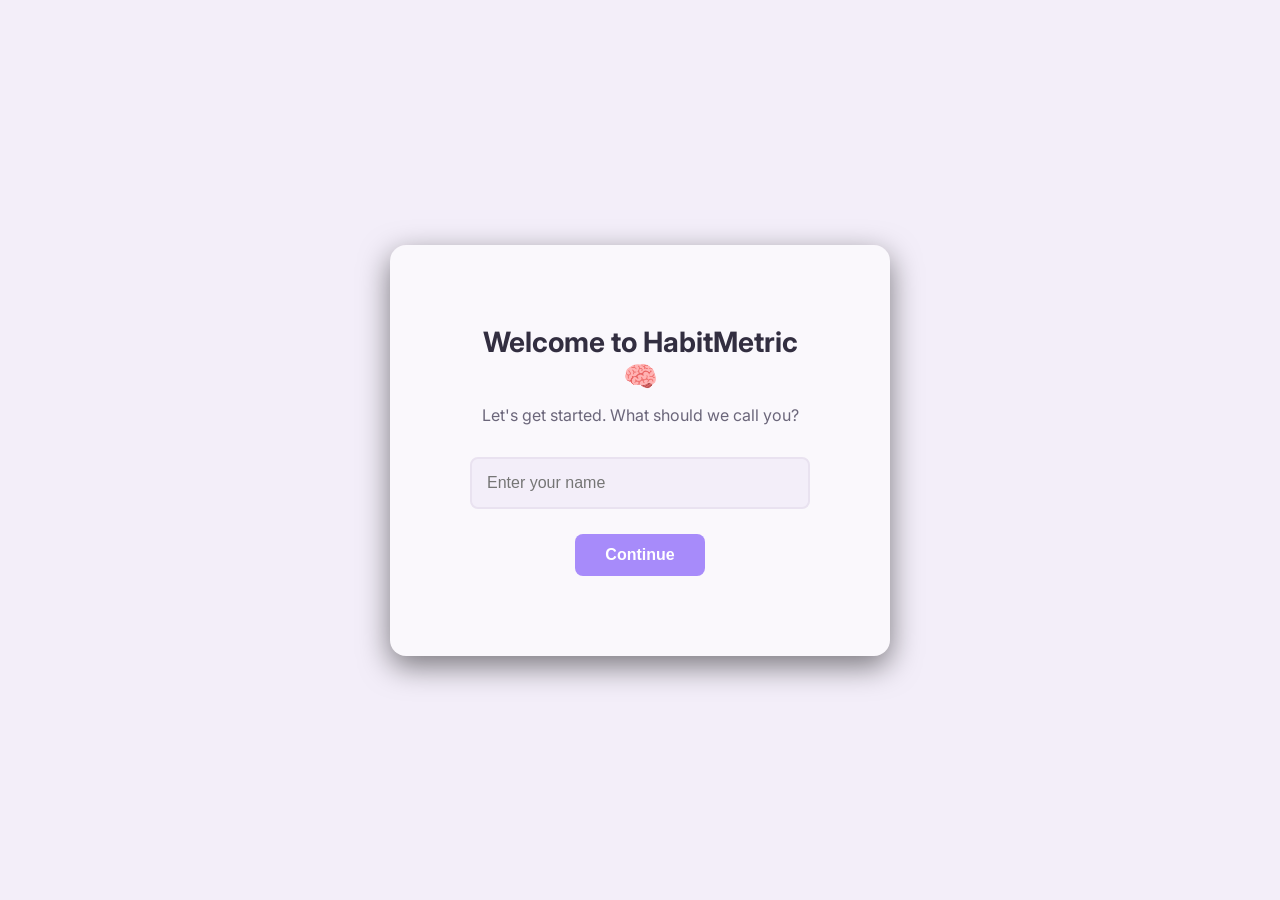
<file: onboarding.html>
<!DOCTYPE html>
<html lang="en">
<head>
    <meta charset="UTF-8">
    <meta name="viewport" content="width=device-width, initial-scale=1.0">
    <title>Welcome — HabitMetric</title>
    <!-- Fonts -->
    <link rel="preconnect" href="https://fonts.googleapis.com">
    <link rel="preconnect" href="https://fonts.gstatic.com" crossorigin>
    <link href="https://fonts.googleapis.com/css2?family=Inter:wght@400;500;600;700&display=swap" rel="stylesheet">
    
    <!-- Styles -->
    <link rel="stylesheet" href="CSS/base.css">
    <link rel="stylesheet" href="CSS/onboarding.css">
</head>
<body class="onboarding-body">
    <div class="onboarding-container">
        
        <!-- Step 1: Name Input -->
        <div class="step-card active" id="step-1">
            <h2>Welcome to HabitMetric 🧠</h2>
            <p>Let's get started. What should we call you?</p>
            <input type="text" id="user-name" placeholder="Enter your name" autocomplete="off">
            <button class="next-btn" onclick="nextStep(2)">Continue</button>
        </div>

        <!-- Step 2: Identity Selection -->
        <div class="step-card" id="step-2">
            <h2>Who are you becoming?</h2>
            <p>True behavior change is identity change. Choose your focus:</p>
            <div class="identity-grid">
                <button class="id-btn">Reader 📚</button>
                <button class="id-btn">Athlete 🏃</button>
                <button class="id-btn">Focused Worker 💻</button>
                <button class="id-btn">Creator 🎨</button>
                <button class="id-btn">Student 🎓</button>
            </div>
            <div class="btn-group">
                <button class="back-btn" onclick="nextStep(1)">Back</button>
                <button class="next-btn" id="step2-next" onclick="nextStep(3)" disabled>Continue</button>
            </div>
        </div>

        <!-- Step 3: First Habit -->
        <div class="step-card" id="step-3">
            <h2>Commit to your first habit.</h2>
            <p>Start extremely small. What is one thing you will do every day?</p>
            <input type="text" id="first-habit" placeholder="e.g., Read 1 page, Do 1 pushup" autocomplete="off">
            <div class="btn-group">
                <button class="back-btn" onclick="nextStep(2)">Back</button>
                <button class="next-btn" onclick="nextStep(4)">Continue</button>
            </div>
        </div>

        <!-- Step 4: Daily Reset Time -->
        <div class="step-card" id="step-4">
            <h2>When does your day end?</h2>
            <p>If you stay up late, a midnight reset ruins your streak. What hour should "tomorrow" officially begin?</p>
            <div class="time-selector">
                <input type="number" id="reset-time" min="0" max="23" value="4">
                <span>: 00 (AM)</span>
            </div>
            <p class="caption">Default is 4:00 AM.</p>
            <div class="btn-group">
                <button class="back-btn" onclick="nextStep(3)">Back</button>
                <button class="finish-btn" onclick="finishOnboarding()">Start Tracking 🔥</button>
            </div>
        </div>

    </div>

    <script src="JS/app.js"></script>
    <script src="JS/onboarding.js"></script>
</body>
</html>
</file>
<file: CSS/base.css>
/* ==========================================
   HabitMetric — Base Styles
   Shared across ALL pages
   ========================================== */

/* ---- 1. Reset ---- */
*, *::before, *::after {
    margin: 0;
    padding: 0;
    box-sizing: border-box;
}

/* ---- 2. Design Tokens (CSS Variables) & Themes ---- */

/* DEFAULT THEME: Lavender Aura
   60% Lavender/Soft Off-White | 30% White Surfaces | 10% Charcoal/Deep Neutrals */
:root {
    /* Richer Lavender Background Wash */
    --bg-dark:        #f3eef9; 
    --bg-card:        #faf8fc;
    --bg-hover:       #e9e2f0;
    --bg-hover-2:     #dfd5ec;

    /* Accents */
    --accent:         #a78bfa;
    --accent-dark:    #8b5cf6;

    /* Text */
    --text-light:     #322e40; /* Charcoal with purple tint */
    --text-muted:     #6b667a;
    --text-dark:      #ffffff;

    /* Semantic / Badges */
    --warning:        #fbbf24;
    --success-low:    #dcfce7;
    --success-mid:    #22c55e;
    --success-high:   #15803d;

    /* Premium Button (CTA) Variables */
    --cta-bg:         linear-gradient(135deg, #a78bfa, #8b5cf6);
    --cta-text:       #ffffff;
    --cta-shadow:     0 4px 15px rgba(139, 92, 246, 0.3);

    /* Globals */
    --radius-sm:      8px;
    --radius-md:      12px;
    --radius-lg:      16px;
    --transition:     0.2s ease;
}

/* THEME 2: Ivory Focus
   60% White/Ivory | 30% Navy/Slate | 10% Gold */
[data-theme="ivory-focus"] {
    --bg-dark:        #f8fafc;
    --bg-card:        #ffffff;
    --bg-hover:       #f1f5f9;
    --bg-hover-2:     #e2e8f0;
    
    --accent:         #1e3a8a; /* Navy */
    --accent-dark:    #172554;
    
    --text-light:     #0f172a;
    --text-muted:     #64748b;
    --text-dark:      #ffffff;
    
    --warning:        #f59e0b; /* Gold */

    /* Fixed Button Readability for Ivory: Navy button with White text */
    --cta-bg:         linear-gradient(135deg, #1e3a8a, #172554);
    --cta-text:       #ffffff;
    --cta-shadow:     0 4px 15px rgba(30, 58, 138, 0.3);
}

/* THEME 3: Sage Flow
   60% Sage/Mist | 30% White | 10% Deep Olive/Charcoal */
[data-theme="sage-flow"] {
    /* Stronger Botanical Mist Wash */
    --bg-dark:        #e8efe8;
    --bg-card:        #f2f7f2;
    --bg-hover:       #dbe4db;
    --bg-hover-2:     #cfdacf;
    
    --accent:         #86a789; /* Sage */
    --accent-dark:    #6b8a6d;
    
    --text-light:     #2b332c;
    --text-muted:     #667867;
    --text-dark:      #ffffff;
    
    --warning:        #d4af37; /* Gold */

    /* Premium Button */
    --cta-bg:         linear-gradient(135deg, #86a789, #5d7a5e);
    --cta-text:       #ffffff;
    --cta-shadow:     0 4px 15px rgba(107, 138, 109, 0.25);
}

/* THEME 4: Midnight Focus
   60% Midnight Blue | 30% Soft White text/surfaces | 10% Gold */
[data-theme="midnight-focus"] {
    --bg-dark:        #0b132b;
    --bg-card:        #1c2541;
    --bg-hover:       #273356;
    --bg-hover-2:     #3a4874;
    
    --accent:         #fbbf24; /* Gold */
    --accent-dark:    #f59e0b;
    
    --text-light:     #f8fafc;
    --text-muted:     #94a3b8;
    --text-dark:      #0b132b; /* Dark text on gold element */
    
    --warning:        #ef4444; 

    /* Warm Gold Premium Pill with proper dark text contrast */
    --cta-bg:         linear-gradient(135deg, #fbbf24, #d97706);
    --cta-text:       #0b132b;
    --cta-shadow:     0 4px 15px rgba(251, 191, 36, 0.25);
}

/* ---- 3. Base Body ---- */
body {
    display: flex;
    background-color: var(--bg-dark);
    color: var(--text-light);
    font-family: 'Inter', -apple-system, BlinkMacSystemFont, 'Segoe UI', sans-serif;
    min-height: 100vh;
    -webkit-font-smoothing: antialiased; /* crisper text on Mac/iOS */
}

/* ---- 4. Sidebar ---- */
.sidebar {
    width: 220px;
    height: 100vh;
    background-color: var(--bg-card);
    padding: 25px;
    position: sticky;
    top: 0;
    flex-shrink: 0;
}

.sidebar h2 {
    margin-bottom: 30px;
    color: var(--accent);
}

.sidebar ul {
    list-style: none;
}

.sidebar ul li {
    padding: 12px 0;
    cursor: pointer;
    color: var(--text-muted);
    transition: color var(--transition);
}

/* ---- Micro Interactions & Buttons ---- */
button:active, .btn:active {
    transform: scale(0.97) !important;
}

.sidebar ul li a {
    text-decoration: none;
    color: var(--text-muted);
    transition: all var(--transition);
    position: relative;
    display: inline-flex;
    align-items: center;
    gap: 12px;
}

.sidebar ul li a::after {
    content: '';
    position: absolute;
    bottom: -4px;
    left: 0;
    width: 0;
    height: 2px;
    background: var(--accent);
    transition: width var(--transition);
}

.sidebar ul li a:hover::after,
.sidebar ul li.active a::after {
    width: 100%;
}

.sidebar ul li a:hover,
.sidebar ul li.active a {
    color: var(--text-light); /* Better contrast than accent for text */
}

.sidebar ul li a:hover .lucide,
.sidebar ul li.active a .lucide {
    stroke: var(--accent);
}

/* Lucide Icon Base Styling */
.lucide {
    width: 20px;
    height: 20px;
    stroke-width: 2.5;
    transition: stroke var(--transition);
}

/* ---- 5. Main Content Area ---- */
.main {
    flex: 1;
    padding: 40px 50px;
    max-width: 1100px;
    overflow-y: auto;
}

/* ==========================================
   Page Transitions (View Transitions API)
   Gives smooth fade when navigating between pages.
   Only activates in browsers that support it (Chrome 111+, Edge 111+).
   ========================================== */
@view-transition {
    navigation: auto;
}

::view-transition-old(root) {
    animation: 0.15s ease both vt-fade-out;
}

::view-transition-new(root) {
    animation: 0.25s ease both vt-fade-in;
}

@keyframes vt-fade-out {
    to { opacity: 0; transform: translateY(-4px); }
}

@keyframes vt-fade-in {
    from { opacity: 0; transform: translateY(4px); }
}


/* ==========================================
   Utility Classes
   ========================================== */
.hidden {
    display: none !important;
}

/* ==========================================
   Responsive — Shared
   ========================================== */
@media (max-width: 768px) {
    body {
        flex-direction: column;
    }

    /* Sidebar becomes a compact top bar on mobile */
    .sidebar {
        width: 100%;
        height: auto;
        padding: 12px 16px;
        position: static;
        display: flex;
        align-items: center;
        gap: 16px;
    }

    .sidebar h2 {
        font-size: 16px;
        margin-bottom: 0;
        white-space: nowrap;
        flex-shrink: 0;
    }

    .sidebar ul {
        display: flex;
        gap: 4px;
        overflow-x: auto;
        white-space: nowrap;
        margin-top: 0;
        padding-bottom: 2px; /* prevents scrollbar clipping */
        -ms-overflow-style: none;  /* hide scrollbar IE */
        scrollbar-width: none;     /* hide scrollbar Firefox */
    }

    .sidebar ul::-webkit-scrollbar {
        display: none; /* hide scrollbar Chrome/Safari */
    }

    .sidebar ul li {
        padding: 4px 0;
    }

    .sidebar ul li a {
        font-size: 13px;
        gap: 6px;
        padding: 6px 10px;
        border-radius: var(--radius-sm);
        background: var(--bg-hover);
    }

    /* Active nav pill on mobile */
    .sidebar ul li.active a {
        background: var(--accent);
        color: var(--text-dark);
    }

    .sidebar ul li a::after {
        display: none; /* hide underline animation on mobile — use pill instead */
    }

    .lucide {
        width: 16px;
        height: 16px;
    }

    .main {
        padding: 20px 16px;
    }
}

/* Extra small phones (iPhone SE = 375px) */
@media (max-width: 400px) {
    .sidebar ul li a {
        font-size: 12px;
        padding: 5px 8px;
    }

    .sidebar h2 {
        font-size: 14px;
    }
}


/* ==========================================
   Global Modal Styles
   Used on any page that hosts a modal.
   Kept here so modals work even when myhabits.css is not loaded.
   ========================================== */

.modal-backdrop {
    position: fixed;
    top: 0;
    left: 0;
    width: 100vw;
    height: 100vh;
    background: rgba(0, 0, 0, 0.4);
    backdrop-filter: blur(4px);
    z-index: 1000;
    display: flex;
    justify-content: center;
    align-items: center;
    opacity: 0;
    visibility: hidden;
    transition: all 0.3s ease;
}

.modal-backdrop.show {
    opacity: 1;
    visibility: visible;
}

.modal-content {
    background: var(--bg-card);
    padding: 24px;
    border-radius: var(--radius-lg);
    width: 90%;
    max-width: 320px;
    box-shadow: 0 10px 40px rgba(0, 0, 0, 0.15);
    transform: translateY(20px);
    transition: all 0.3s cubic-bezier(0.175, 0.885, 0.32, 1.275);
    display: flex;
    flex-direction: column;
    align-items: center;
}

.modal-backdrop.show .modal-content {
    transform: translateY(0);
}

.modal-content h3 {
    color: var(--text-light);
    margin-bottom: 20px;
    font-size: 18px;
    font-weight: 500;
}

.modal-close-btn {
    background: transparent;
    color: var(--text-muted);
    border: none;
    font-size: 14px;
    cursor: pointer;
    padding: 8px 16px;
    border-radius: var(--radius-sm);
    transition: all 0.2s;
}

.modal-close-btn:hover {
    background: var(--bg-hover);
    color: var(--text-light);
}

.modal-actions {
    display: flex;
    gap: 12px;
    width: 100%;
    justify-content: flex-end;
}

.commit-btn {
    background: var(--cta-bg);
    color: var(--cta-text);
    padding: 12px 24px;
    border: none;
    border-radius: var(--radius-md);
    font-weight: 600;
    cursor: pointer;
    box-shadow: var(--cta-shadow);
    transition: all 0.3s cubic-bezier(0.175, 0.885, 0.32, 1.275);
}

.commit-btn:hover {
    transform: translateY(-2px);
    box-shadow: 0 8px 20px rgba(139, 92, 246, 0.4);
    filter: brightness(1.1);
}

.intention-modal-content { max-width: 400px; }
.category-modal-content  { max-width: 350px; }

.intention-subtitle {
    font-size: 14px;
    color: var(--text-muted);
    text-align: center;
    margin-bottom: 24px;
    line-height: 1.4;
}

.intention-subtitle strong {
    color: var(--accent);
}

.intention-form {
    width: 100%;
    display: flex;
    flex-direction: column;
    gap: 16px;
    margin-bottom: 24px;
}

.form-row {
    display: flex;
    align-items: center;
    gap: 12px;
    background: var(--bg-hover);
    padding: 8px 16px;
    border-radius: var(--radius-sm);
    border: 1px solid transparent;
    transition: border-color 0.2s;
}

.form-row:focus-within {
    border-color: var(--accent);
    background: var(--bg-card);
}

.intention-label {
    color: var(--text-muted);
    font-size: 14px;
    font-weight: 500;
    min-width: 40px;
}

.form-row input {
    background: transparent;
    border: none;
    color: var(--text-light);
    font-size: 16px;
    font-family: inherit;
    flex: 1;
    width: 100%;
    outline: none;
}

.form-row input::placeholder {
    color: var(--text-muted);
    opacity: 0.5;
}

.form-row input[type="time"]::-webkit-calendar-picker-indicator {
    cursor: pointer;
    filter: invert(0.5);
}

.emoji-grid-selection {
    display: grid;
    grid-template-columns: repeat(5, 1fr);
    gap: 12px;
    margin-bottom: 20px;
}

.emoji-option {
    background: var(--bg-hover);
    border: none;
    font-size: 24px;
    width: 40px;
    height: 40px;
    border-radius: 8px;
    display: flex;
    align-items: center;
    justify-content: center;
    cursor: pointer;
    transition: transform 0.2s, background 0.2s;
}

.emoji-option:hover {
    background: var(--bg-hover-2);
    transform: scale(1.15);
}

.emoji-option.remove-emoji {
    grid-column: span 5;
    background: transparent;
    border: 1px solid var(--bg-hover-2);
    color: var(--text-muted);
    font-size: 14px;
    height: 36px;
}

.emoji-option.remove-emoji:hover {
    background: rgba(239, 68, 68, 0.05);
    color: #ef4444;
    border-color: #ef4444;
}
</file>
<file: CSS/onboarding.css>
/* ==========================================
   HabitMetric — Onboarding Styles
   ========================================== */

.onboarding-body {
    background: var(--bg-dark);
    display: flex;
    justify-content: center;
    align-items: center;
    min-height: 100vh;
    margin: 0;
    padding: 20px;
}

.onboarding-container {
    background: var(--bg-card);
    width: 100%;
    max-width: 500px;
    padding: 40px;
    border-radius: var(--radius-lg);
    box-shadow: 0 10px 30px rgba(0,0,0,0.5);
    text-align: center;
    position: relative;
    overflow: hidden;
    min-height: 350px;
}

.step-card {
    display: flex;
    flex-direction: column;
    align-items: center;
    justify-content: center;
    opacity: 0;
    visibility: hidden;
    position: absolute;
    top: 0;
    left: 0;
    width: 100%;
    height: 100%;
    padding: 40px;
    transition: opacity 0.4s ease, transform 0.4s ease;
    transform: translateX(50px);
}

.step-card.active {
    opacity: 1;
    visibility: visible;
    transform: translateX(0);
    position: relative;
}

.step-card h2 {
    font-size: 28px;
    margin-bottom: 10px;
    color: var(--text-light);
}

.step-card p {
    color: var(--text-muted);
    line-height: 1.5;
    margin-bottom: 30px;
}

/* Inputs */
input[type="text"], input[type="number"] {
    width: 100%;
    padding: 15px;
    background: var(--bg-dark);
    border: 2px solid var(--bg-hover);
    border-radius: var(--radius-sm);
    color: var(--text-light);
    font-size: 16px;
    margin-bottom: 25px;
    transition: border-color var(--transition);
}

input[type="text"]:focus, input[type="number"]:focus {
    border-color: var(--accent);
    outline: none;
}

/* Identity Grid */
.identity-grid {
    display: flex;
    flex-wrap: wrap;
    gap: 10px;
    justify-content: center;
    margin-bottom: 30px;
}

.id-btn {
    background: var(--bg-dark);
    border: 2px solid var(--bg-hover);
    color: var(--text-light);
    padding: 10px 20px;
    border-radius: 20px;
    cursor: pointer;
    font-size: 14px;
    transition: all var(--transition);
}

.id-btn:hover {
    border-color: var(--accent);
}

.id-btn.selected {
    background: var(--accent);
    border-color: var(--accent);
    color: var(--text-dark);
    font-weight: bold;
}

/* Buttons */
.btn-group {
    display: flex;
    gap: 15px;
    width: 100%;
    justify-content: center;
    margin-top: auto;
}

.next-btn, .finish-btn {
    background: var(--accent);
    color: var(--text-dark);
    padding: 12px 30px;
    border: none;
    border-radius: var(--radius-sm);
    font-size: 16px;
    font-weight: bold;
    cursor: pointer;
    transition: opacity var(--transition);
}

.next-btn:disabled {
    background: var(--bg-hover, #333);
    color: var(--text-muted, #888);
    cursor: not-allowed;
}

.next-btn:not(:disabled):hover, .finish-btn:hover {
    opacity: 0.9;
}

.back-btn {
    background: transparent;
    color: var(--text-muted);
    padding: 12px 20px;
    border: 2px solid var(--bg-hover);
    border-radius: var(--radius-sm);
    font-size: 16px;
    cursor: pointer;
    transition: all var(--transition);
}

.back-btn:hover {
    color: var(--text-light);
    border-color: var(--text-muted);
}

/* Time Selector */
.time-selector {
    display: flex;
    align-items: center;
    justify-content: center;
    gap: 10px;
    font-size: 24px;
    font-weight: bold;
}

.time-selector input {
    width: 80px;
    text-align: center;
    font-size: 24px;
    margin-bottom: 0;
}

.caption {
    font-size: 12px !important;
    margin-top: 10px;
    color: var(--text-muted);
}
</file>
